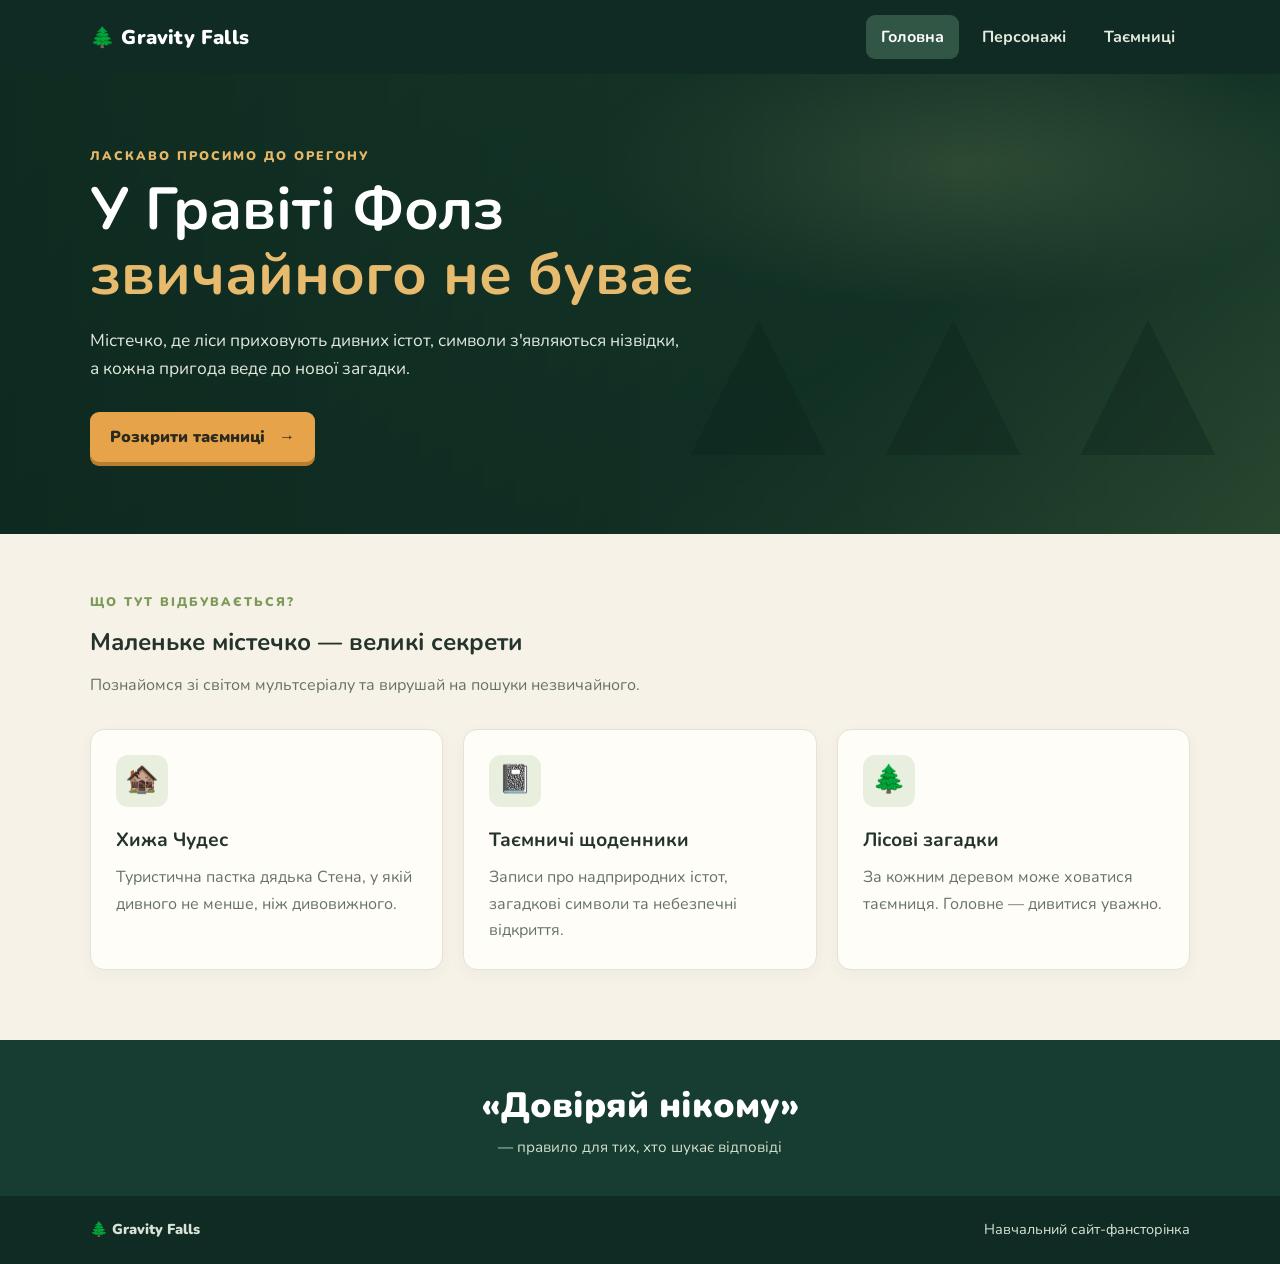
<file: index.html>
<!DOCTYPE html>
<html lang="uk">
<head>
  <meta charset="UTF-8">
  <meta name="viewport" content="width=device-width, initial-scale=1">
  <meta name="description" content="Загадкове містечко Гравіті Фолз — персонажі, таємниці та щоденники.">
  <title>Гравіті Фолз — Таємниці містечка</title>
  <link rel="stylesheet" href="style.css">
</head>
<body>
<header class="site-header">
  <div class="container nav-wrap">
    <a class="logo" href="index.html">🌲 Gravity Falls</a>
    <nav aria-label="Головна навігація">
      <a class="active" href="index.html">Головна</a>
      <a href="characters.html">Персонажі</a>
      <a href="mysteries.html">Таємниці</a>
    </nav>
  </div>
</header>
<main>
  <section class="hero">
    <div class="container hero-content">
      <p class="eyebrow">Ласкаво просимо до Орегону</p>
      <h1>У Гравіті Фолз<br><span>звичайного не буває</span></h1>
      <p class="hero-text">Містечко, де ліси приховують дивних істот, символи з'являються нізвідки, а кожна пригода веде до нової загадки.</p>
      <a class="button" href="mysteries.html">Розкрити таємниці <span aria-hidden="true">→</span></a>
    </div>
  </section>
  <section class="container section">
    <div class="section-heading">
      <p class="eyebrow">Що тут відбувається?</p>
      <h2>Маленьке містечко — великі секрети</h2>
      <p>Познайомся зі світом мультсеріалу та вирушай на пошуки незвичайного.</p>
    </div>
    <div class="grid three">
      <article class="card">
        <div class="card-icon">🏚️</div>
        <h3>Хижа Чудес</h3>
        <p>Туристична пастка дядька Стена, у якій дивного не менше, ніж дивовижного.</p>
      </article>
      <article class="card">
        <div class="card-icon">📓</div>
        <h3>Таємничі щоденники</h3>
        <p>Записи про надприродних істот, загадкові символи та небезпечні відкриття.</p>
      </article>
      <article class="card">
        <div class="card-icon">🌲</div>
        <h3>Лісові загадки</h3>
        <p>За кожним деревом може ховатися таємниця. Головне — дивитися уважно.</p>
      </article>
    </div>
  </section>
  <section class="quote-band">
    <div class="container">
      <p>«Довіряй нікому»</p>
      <span>— правило для тих, хто шукає відповіді</span>
    </div>
  </section>
</main>
<footer><div class="container footer-inner"><span>🌲 Gravity Falls</span><span>Навчальний сайт-фансторінка</span></div></footer>
</body>
</html>
</file>
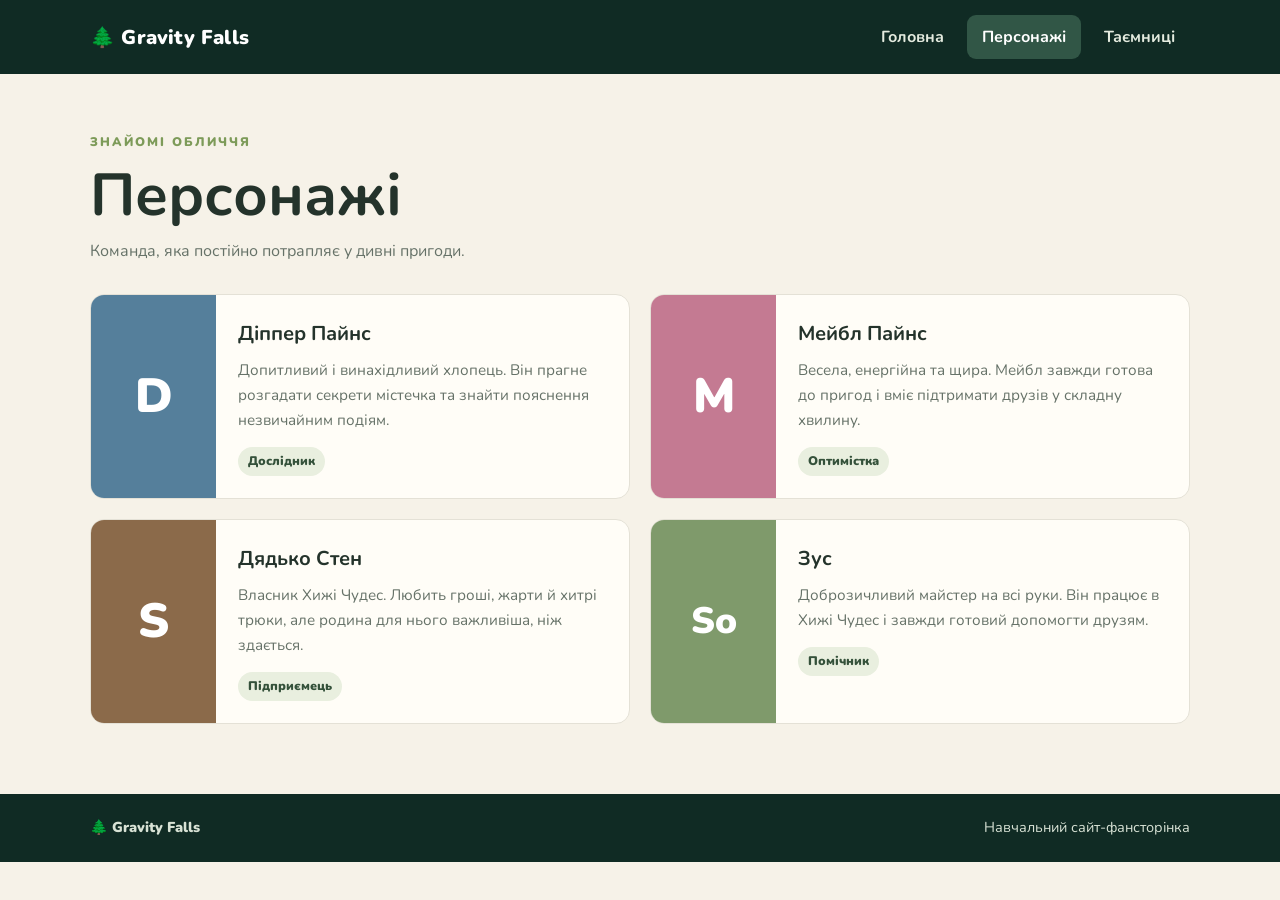
<file: characters.html>
<!DOCTYPE html>
<html lang="uk">
<head>
  <meta charset="UTF-8">
  <meta name="viewport" content="width=device-width, initial-scale=1">
  <title>Персонажі — Гравіті Фолз</title>
  <link rel="stylesheet" href="style.css">
</head>
<body>
<header class="site-header">
  <div class="container nav-wrap">
    <a class="logo" href="index.html">🌲 Gravity Falls</a>
    <nav aria-label="Головна навігація">
      <a href="index.html">Головна</a>
      <a class="active" href="characters.html">Персонажі</a>
      <a href="mysteries.html">Таємниці</a>
    </nav>
  </div>
</header>
<main class="container section">
  <div class="section-heading">
    <p class="eyebrow">Знайомі обличчя</p>
    <h1>Персонажі</h1>
    <p>Команда, яка постійно потрапляє у дивні пригоди.</p>
  </div>
  <div class="grid two">
    <article class="character-card">
      <div class="character-art dipper">D</div>
      <div class="character-info"><h2>Діппер Пайнс</h2><p>Допитливий і винахідливий хлопець. Він прагне розгадати секрети містечка та знайти пояснення незвичайним подіям.</p><span class="tag">Дослідник</span></div>
    </article>
    <article class="character-card">
      <div class="character-art mabel">M</div>
      <div class="character-info"><h2>Мейбл Пайнс</h2><p>Весела, енергійна та щира. Мейбл завжди готова до пригод і вміє підтримати друзів у складну хвилину.</p><span class="tag">Оптимістка</span></div>
    </article>
    <article class="character-card">
      <div class="character-art stan">S</div>
      <div class="character-info"><h2>Дядько Стен</h2><p>Власник Хижі Чудес. Любить гроші, жарти й хитрі трюки, але родина для нього важливіша, ніж здається.</p><span class="tag">Підприємець</span></div>
    </article>
    <article class="character-card">
      <div class="character-art soos">So</div>
      <div class="character-info"><h2>Зус</h2><p>Доброзичливий майстер на всі руки. Він працює в Хижі Чудес і завжди готовий допомогти друзям.</p><span class="tag">Помічник</span></div>
    </article>
  </div>
</main>
<footer><div class="container footer-inner"><span>🌲 Gravity Falls</span><span>Навчальний сайт-фансторінка</span></div></footer>
</body>
</html>
</file>
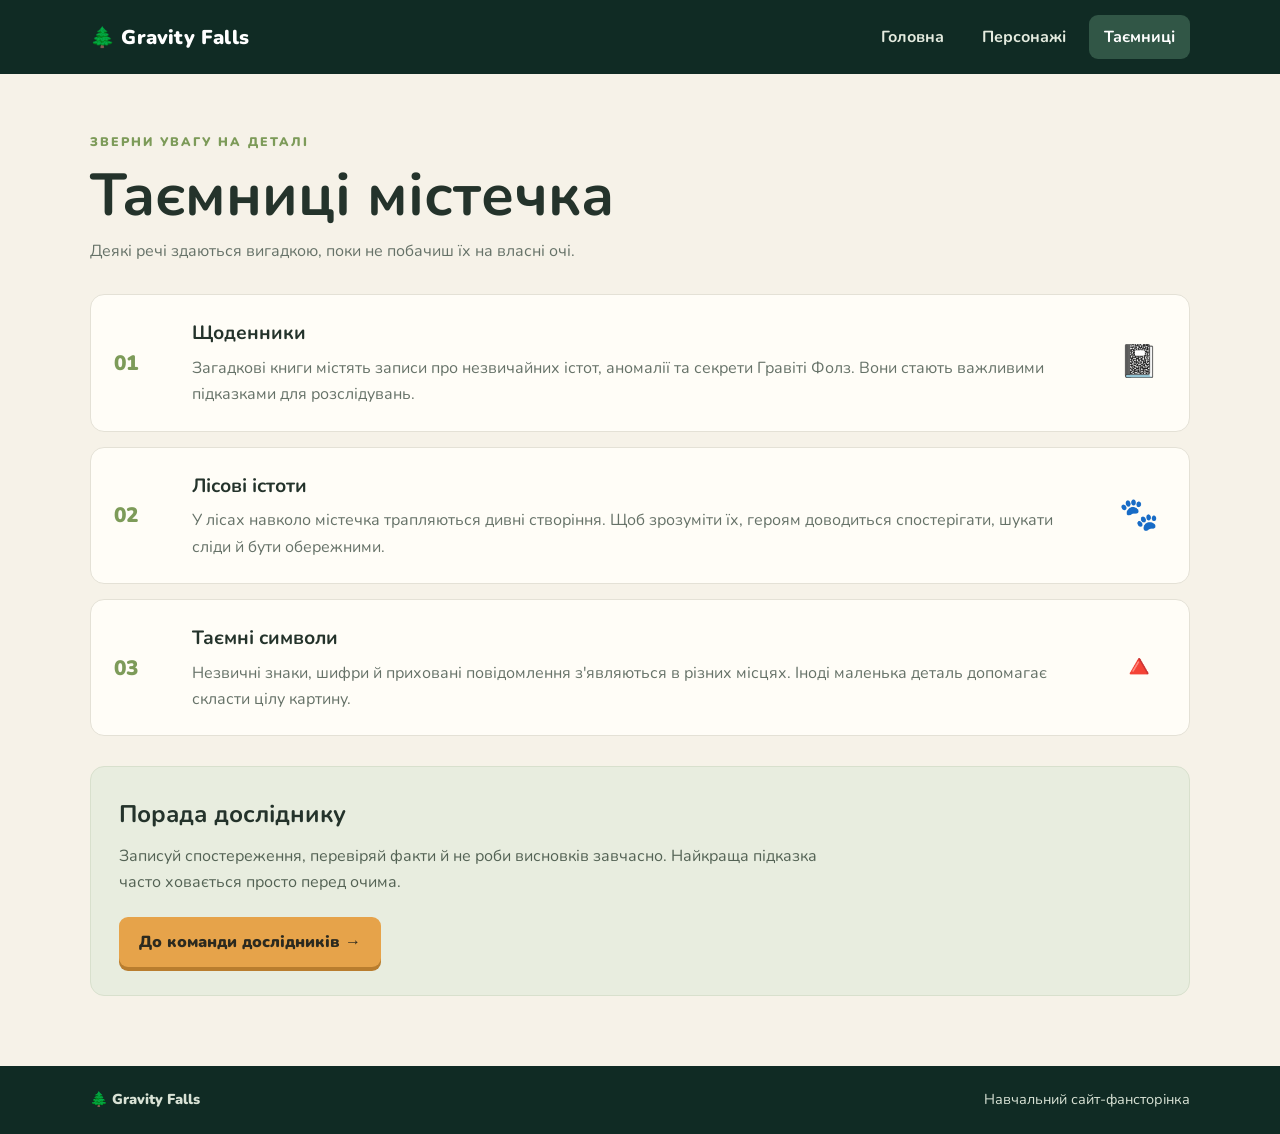
<file: mysteries.html>
<!DOCTYPE html>
<html lang="uk">
<head>
  <meta charset="UTF-8">
  <meta name="viewport" content="width=device-width, initial-scale=1">
  <title>Таємниці — Гравіті Фолз</title>
  <link rel="stylesheet" href="style.css">
</head>
<body>
<header class="site-header">
  <div class="container nav-wrap">
    <a class="logo" href="index.html">🌲 Gravity Falls</a>
    <nav aria-label="Головна навігація">
      <a href="index.html">Головна</a>
      <a href="characters.html">Персонажі</a>
      <a class="active" href="mysteries.html">Таємниці</a>
    </nav>
  </div>
</header>
<main class="container section">
  <div class="section-heading">
    <p class="eyebrow">Зверни увагу на деталі</p>
    <h1>Таємниці містечка</h1>
    <p>Деякі речі здаються вигадкою, поки не побачиш їх на власні очі.</p>
  </div>
  <div class="mystery-list">
    <article class="mystery-card">
      <div class="mystery-number">01</div>
      <div><h2>Щоденники</h2><p>Загадкові книги містять записи про незвичайних істот, аномалії та секрети Гравіті Фолз. Вони стають важливими підказками для розслідувань.</p></div>
      <span class="mystery-symbol">📓</span>
    </article>
    <article class="mystery-card">
      <div class="mystery-number">02</div>
      <div><h2>Лісові істоти</h2><p>У лісах навколо містечка трапляються дивні створіння. Щоб зрозуміти їх, героям доводиться спостерігати, шукати сліди й бути обережними.</p></div>
      <span class="mystery-symbol">🐾</span>
    </article>
    <article class="mystery-card">
      <div class="mystery-number">03</div>
      <div><h2>Таємні символи</h2><p>Незвичні знаки, шифри й приховані повідомлення з'являються в різних місцях. Іноді маленька деталь допомагає скласти цілу картину.</p></div>
      <span class="mystery-symbol">🔺</span>
    </article>
  </div>
  <section class="notice">
    <h2>Порада досліднику</h2>
    <p>Записуй спостереження, перевіряй факти й не роби висновків завчасно. Найкраща підказка часто ховається просто перед очима.</p>
    <a class="button" href="characters.html">До команди дослідників →</a>
  </section>
</main>
<footer><div class="container footer-inner"><span>🌲 Gravity Falls</span><span>Навчальний сайт-фансторінка</span></div></footer>
</body>
</html>
</file>
<file: style.css>
@import url('https://fonts.googleapis.com/css2?family=Nunito:wght@400;600;700;800;900&display=swap');

:root {
  --forest: #173d32;
  --forest-dark: #102b24;
  --moss: #7d9b59;
  --cream: #f6f2e8;
  --paper: #fffdf7;
  --ink: #24332b;
  --muted: #667268;
  --orange: #e6a34a;
  --line: #e4e1d6;
}
* { box-sizing: border-box; }
html { scroll-behavior: smooth; }
body { margin: 0; font-family: 'Nunito', Arial, sans-serif; background: var(--cream); color: var(--ink); line-height: 1.65; }
a { color: inherit; text-decoration: none; }
.container { width: min(1100px, calc(100% - 40px)); margin-inline: auto; }
.site-header { background: var(--forest-dark); color: white; position: relative; z-index: 2; }
.nav-wrap { min-height: 74px; display: flex; align-items: center; justify-content: space-between; gap: 24px; }
.logo { font-size: 1.25rem; font-weight: 900; letter-spacing: .2px; white-space: nowrap; }
nav { display: flex; align-items: center; gap: 8px; }
nav a { padding: 9px 15px; border-radius: 9px; color: #e4ebdf; font-weight: 700; transition: background .2s, color .2s; }
nav a:hover, nav a.active { background: #315646; color: white; }
.hero { min-height: 460px; display: flex; align-items: center; color: white; background: linear-gradient(90deg, rgba(13,40,31,.94), rgba(20,53,39,.78)), radial-gradient(ellipse at 75% 20%, #a8b879 0, transparent 27%), linear-gradient(145deg, #345e45, #152f26 65%, #71864d); position: relative; overflow: hidden; }
.hero::after { content: "▲  ▲  ▲"; position: absolute; right: 5%; bottom: -35px; font-size: clamp(7rem, 18vw, 15rem); letter-spacing: -.2em; color: rgba(12,34,27,.35); white-space: nowrap; pointer-events: none; }
.hero-content { padding-block: 72px; position: relative; z-index: 1; }
.eyebrow { text-transform: uppercase; font-size: .78rem; letter-spacing: 2px; color: var(--moss); font-weight: 900; margin: 0 0 10px; }
.hero .eyebrow { color: #e6b767; }
h1, h2, h3, p { margin-top: 0; }
h1 { font-size: clamp(2.2rem, 5vw, 3.7rem); line-height: 1.1; margin-bottom: 20px; }
.hero h1 span { color: #e7bb6e; }
.hero-text { max-width: 590px; color: #e2e9df; font-size: 1.08rem; margin-bottom: 28px; }
.button { display: inline-flex; align-items: center; gap: 14px; padding: 12px 20px; background: var(--orange); color: #2c2a1f; border-radius: 9px; font-weight: 900; box-shadow: 0 4px 0 #b97d2e; transition: transform .2s, box-shadow .2s; }
.button:hover { transform: translateY(2px); box-shadow: 0 2px 0 #b97d2e; }
.section { padding-block: 58px 70px; }
.section-heading { max-width: 720px; margin-bottom: 30px; }
.section-heading h1, .section-heading h2 { margin-bottom: 10px; }
.section-heading > p:last-child { color: var(--muted); margin-bottom: 0; }
.grid { display: grid; gap: 20px; }
.grid.three { grid-template-columns: repeat(3, minmax(0, 1fr)); }
.grid.two { grid-template-columns: repeat(2, minmax(0, 1fr)); }
.card { padding: 25px; border: 1px solid var(--line); background: var(--paper); border-radius: 14px; box-shadow: 0 5px 16px rgba(27,48,35,.04); }
.card h3 { margin-bottom: 8px; font-size: 1.2rem; }
.card p { margin-bottom: 0; color: var(--muted); }
.card-icon { width: 52px; height: 52px; display: grid; place-items: center; background: #e9efdf; border-radius: 12px; font-size: 1.7rem; margin-bottom: 18px; }
.quote-band { padding: 36px 0; text-align: center; color: white; background: var(--forest); }
.quote-band p { margin: 0; font-size: clamp(1.5rem, 3vw, 2.2rem); font-weight: 900; }
.quote-band span { color: #d2dfcb; font-size: .95rem; }
.character-card { display: flex; min-width: 0; background: var(--paper); border: 1px solid var(--line); border-radius: 14px; overflow: hidden; }
.character-art { flex: 0 0 125px; display: grid; place-items: center; font-size: 3rem; font-weight: 900; color: white; background: #5c7b54; min-height: 190px; }
.character-art.dipper { background: #557f9b; }
.character-art.mabel { background: #c47a92; }
.character-art.stan { background: #8b6a4a; }
.character-art.soos { background: #7f9a6b; font-size: 2.3rem; }
.character-info { padding: 22px; }
.character-info h2 { font-size: 1.25rem; margin-bottom: 8px; }
.character-info p { color: var(--muted); font-size: .95rem; margin-bottom: 14px; }
.tag { display: inline-block; background: #e9efdf; color: #34513a; padding: 4px 10px; border-radius: 999px; font-size: .78rem; font-weight: 900; }
.mystery-list { display: grid; gap: 15px; }
.mystery-card { display: grid; grid-template-columns: 58px 1fr 55px; gap: 20px; align-items: center; padding: 23px; border: 1px solid var(--line); background: var(--paper); border-radius: 14px; }
.mystery-number { font-size: 1.3rem; color: var(--moss); font-weight: 900; }
.mystery-card h2 { font-size: 1.2rem; margin-bottom: 5px; }
.mystery-card p { color: var(--muted); margin: 0; }
.mystery-symbol { font-size: 2rem; text-align: center; }
.notice { margin-top: 30px; padding: 28px; border-radius: 14px; background: #e8eddf; border: 1px solid #d8e0cd; }
.notice h2 { margin-bottom: 8px; }
.notice p { max-width: 720px; color: #536254; }
.notice .button { margin-top: 5px; }
footer { background: var(--forest-dark); color: #d8e2d5; padding: 22px 0; font-size: .9rem; }
.footer-inner { display: flex; align-items: center; justify-content: space-between; gap: 15px; }
.footer-inner span:first-child { font-weight: 900; }

@media (max-width: 800px) {
  .container { width: min(100% - 32px, 680px); }
  .nav-wrap { padding-block: 14px; flex-direction: column; gap: 10px; }
  nav { flex-wrap: wrap; justify-content: center; }
  nav a { padding: 7px 12px; }
  .hero { min-height: 410px; }
  .hero-content { padding-block: 55px; }
  .grid.three { grid-template-columns: repeat(2, minmax(0, 1fr)); }
  .character-card { flex-direction: column; }
  .character-art { flex-basis: auto; min-height: 100px; font-size: 2.5rem; }
}
@media (max-width: 520px) {
  .container { width: calc(100% - 28px); }
  .logo { font-size: 1.15rem; }
  nav { width: 100%; gap: 4px; }
  nav a { padding: 7px 9px; font-size: .9rem; }
  .hero { min-height: 390px; }
  .hero-content { padding-block: 45px; }
  h1 { font-size: 2.25rem; }
  .hero-text { font-size: 1rem; }
  .section { padding-block: 42px 50px; }
  .grid.three, .grid.two { grid-template-columns: 1fr; }
  .card { padding: 21px; }
  .character-card { flex-direction: row; }
  .character-art { flex: 0 0 82px; min-height: 150px; font-size: 2.2rem; }
  .character-info { padding: 16px; }
  .character-info h2 { font-size: 1.08rem; }
  .character-info p { font-size: .9rem; }
  .mystery-card { grid-template-columns: 35px 1fr; gap: 12px; padding: 18px; }
  .mystery-symbol { display: none; }
  .footer-inner { flex-direction: column; align-items: flex-start; gap: 3px; }
}
</file>
